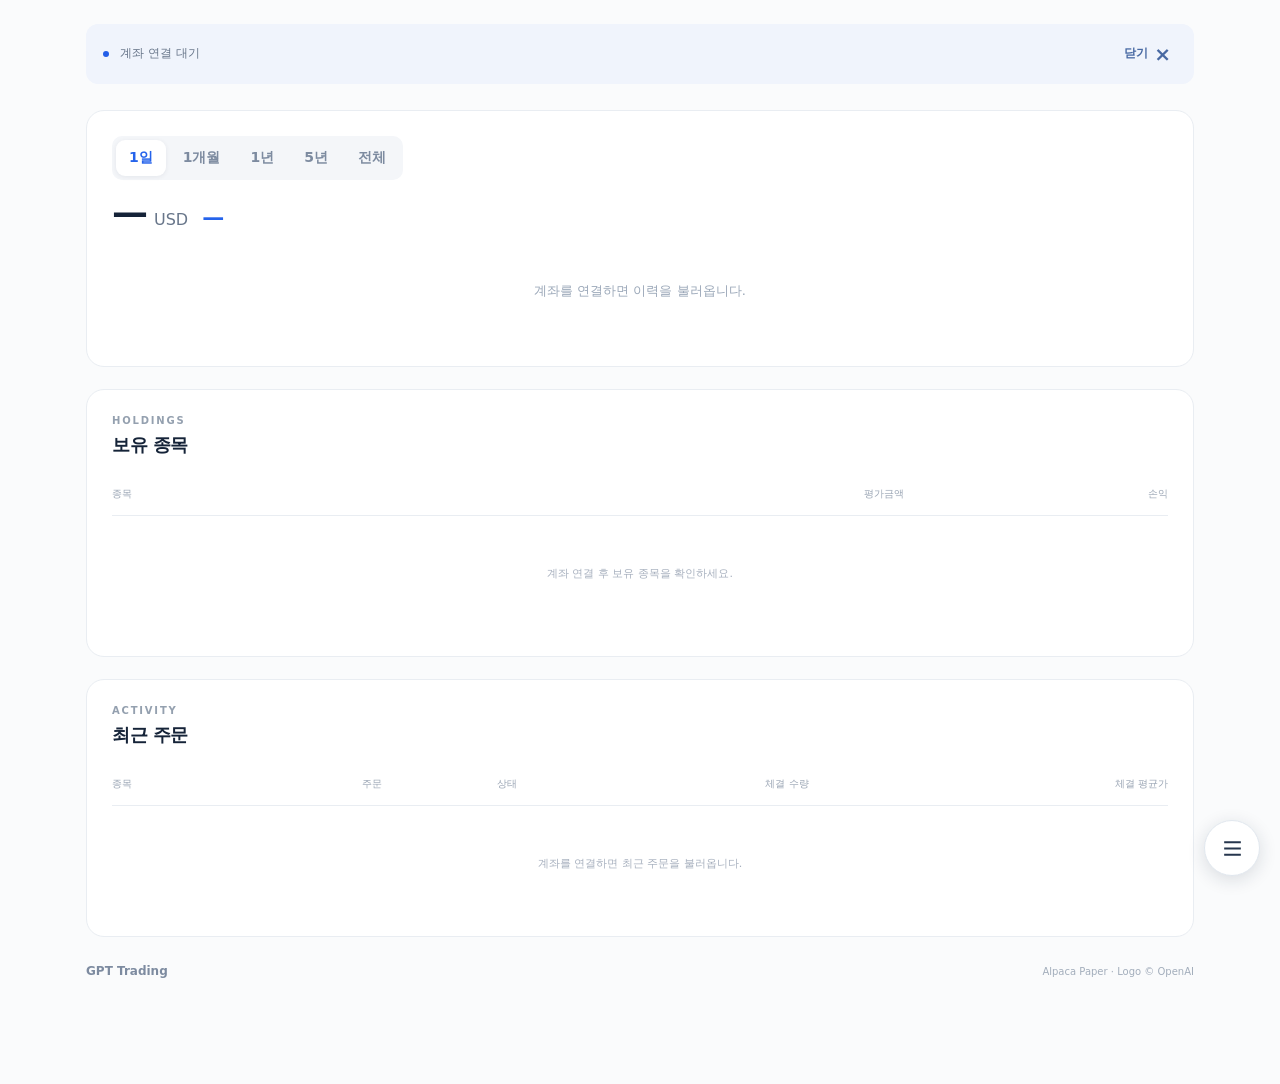
<file: index.html>
<!doctype html><html lang="ko"><head><meta charset="utf-8"><meta name="viewport" content="width=device-width,initial-scale=1"><meta name="referrer" content="no-referrer"><meta name="theme-color" content="#fafbfC"><title>GPT Trading · 모의 운용</title><link rel="manifest" href="./manifest.webmanifest?v=31"><link rel="stylesheet" href="./pulse.css?v=21"><link rel="icon" type="image/svg+xml" href="./gpt-logo.svg"><link rel="apple-touch-icon" href="./gpt-icon.png"></head><body>
<dialog id="site-sidebar" class="site-sidebar" aria-labelledby="sidebar-title"><div class="sidebar-heading"><strong id="sidebar-title">GPT Trading</strong><button type="button" id="menu-close" class="menu-toggle" aria-label="메뉴 닫기"><svg viewBox="0 0 24 24" width="22" height="22" fill="none" stroke="currentColor" stroke-width="1.8" aria-hidden="true"><path d="m6 6 12 12M18 6 6 18"/></svg></button></div><nav class="sidebar-nav" aria-label="페이지 이동"><a href="./" aria-current="page">홈</a><a href="./weights.html">비중</a><a href="./compare.html">비교</a><a href="./schedule.html">일정</a><a href="./settings.html">설정</a></nav></dialog>
<main class="pulse-board">


<div class="status-bar" id="status-notice" hidden><span class="status-light" aria-hidden="true"></span><div id="status" role="status">계좌 연결 대기</div><button type="button" id="status-close" class="notice-close" aria-label="알림 닫기">닫기 <span aria-hidden="true">×</span></button></div>
<section class="card performance-card" aria-label="계좌 흐름 그래프"><div class="history-toolbar"><div class="history-ranges" role="group" aria-label="그래프 기간"><button type="button" id="history-1D" aria-pressed="true">1일</button><button type="button" id="history-1M" aria-pressed="false">1개월</button><button type="button" id="history-1Y" aria-pressed="false">1년</button><button type="button" id="history-5Y" aria-pressed="false">5년</button><button type="button" id="history-ALL" aria-pressed="false">전체</button></div><div class="history-quote"><div class="history-total"><strong id="history-total-value" aria-label="현재 계좌 총금액">—</strong><span class="history-currency">USD</span></div><span id="history-value-change" class="history-value-change" aria-live="polite" aria-label="선택 기간 계좌 가치 변화">—</span></div></div><div id="paper-chart" class="chart empty-chart"><div class="empty-visual" aria-hidden="true"><span></span><span></span><span></span><span></span><span></span></div><strong>아직 운용 기록이 없어요</strong><p>계좌를 연결하면 체결 이후의 가치 변화를 표시합니다.</p></div></section>
<section class="card holdings-card"><div class="card-heading"><div><span class="eyebrow">HOLDINGS</span><h2>보유 종목</h2></div></div><div class="table-scroll"><table><thead><tr><th>종목</th><th>평가금액</th><th>손익</th></tr></thead><tbody id="pulse-positions"><tr><td colspan="3" class="empty-cell">계좌 연결 후 보유 종목을 확인하세요.</td></tr></tbody></table></div></section>
<section class="card activity-card"><div class="card-heading"><div><span class="eyebrow">ACTIVITY</span><h2>최근 주문</h2></div></div><div class="table-scroll"><table><thead><tr><th>종목</th><th>주문</th><th>상태</th><th>체결 수량</th><th>체결 평균가</th></tr></thead><tbody id="pulse-orders"><tr><td colspan="5" class="empty-cell">계좌를 연결하면 최근 주문을 불러옵니다.</td></tr></tbody></table></div></section>

<div hidden aria-hidden="true"><input id="paper-key"><input id="paper-secret" type="password"><input id="remember" type="checkbox"><input id="invest-all" type="checkbox" checked><input id="budget" type="number" value="100000" disabled><button id="connect" type="button"></button><button id="forget" type="button"></button><button id="start" type="button" disabled></button><button id="stop" type="button"></button><p id="account"></p><p id="signal-meta"></p><table><tbody id="holdings"></tbody><tbody id="nav"></tbody></table><pre id="log"></pre></div>
<footer><span>GPT Trading</span><span>Alpaca Paper · Logo © OpenAI</span></footer>
</main><button type="button" id="menu-toggle" class="menu-toggle floating-menu" hidden aria-label="메뉴 열기" aria-controls="site-sidebar" aria-expanded="false"><svg viewBox="0 0 24 24" width="22" height="22" fill="none" stroke="currentColor" stroke-width="1.8" aria-hidden="true"><path d="M4 6h16M4 12h16M4 18h16"/></svg></button><script src="./sidebar.js?v=3"></script><script src="./flow-paper-core.js?v=7"></script><script src="./pulse-view.js?v=15"></script><script src="./flow-history.js?v=7"></script><script src="./status-notice.js?v=3"></script><script src="./flow-paper-visit.js?v=21"></script><script>if("serviceWorker" in navigator)navigator.serviceWorker.register("./sw.js").catch(()=>{});</script></body></html>
</file>
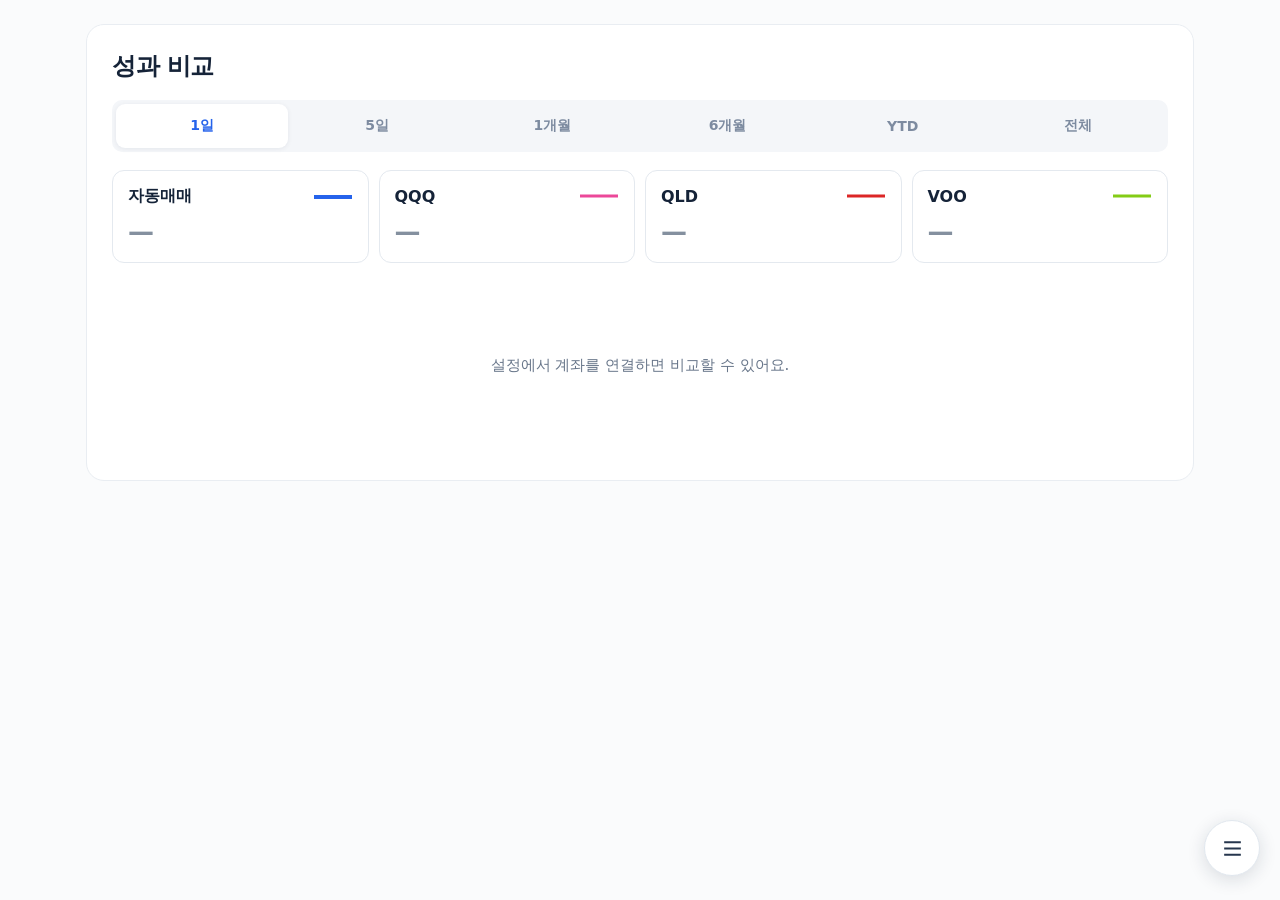
<file: compare.html>
<!doctype html><html lang="ko"><head><meta charset="utf-8"><meta name="viewport" content="width=device-width,initial-scale=1"><meta name="referrer" content="no-referrer"><title>비교 · GPT Trading</title><link rel="stylesheet" href="./pulse.css?v=21"><link rel="icon" href="./gpt-logo.svg" type="image/svg+xml"></head><body class="subpage" data-page="compare"><dialog id="site-sidebar" class="site-sidebar" aria-labelledby="sidebar-title"><div class="sidebar-heading"><strong id="sidebar-title">GPT Trading</strong><button type="button" id="menu-close" class="menu-toggle" aria-label="메뉴 닫기"><svg viewBox="0 0 24 24" width="22" height="22" fill="none" stroke="currentColor" stroke-width="1.8" aria-hidden="true"><path d="m6 6 12 12M18 6 6 18"/></svg></button></div><nav class="sidebar-nav" aria-label="페이지 이동"><a href="./">홈</a><a href="./weights.html">비중</a><a href="./compare.html" aria-current="page">비교</a><a href="./schedule.html">일정</a><a href="./settings.html">설정</a></nav></dialog>
<main class="pulse-board"><section class="card compare-card"><div class="card-heading"><h2>성과 비교</h2></div><div class="history-ranges compare-ranges" role="group" aria-label="비교 기간"><button id="compare-1D" type="button" aria-pressed="true">1일</button><button id="compare-5D" type="button" aria-pressed="false">5일</button><button id="compare-1M" type="button" aria-pressed="false">1개월</button><button id="compare-6M" type="button" aria-pressed="false">6개월</button><button id="compare-YTD" type="button" aria-pressed="false">YTD</button><button id="compare-ALL" type="button" aria-pressed="false">전체</button></div><div id="compare-results" class="compare-series-grid" aria-label="대상별 선택 기간 가치 변화"></div><p id="compare-coverage" class="compare-coverage" aria-live="polite"></p><div id="compare-chart" class="chart"></div><p id="compare-feedback" class="compare-feedback" role="status" hidden></p></section></main><button type="button" id="menu-toggle" class="menu-toggle floating-menu" hidden aria-label="메뉴 열기" aria-controls="site-sidebar" aria-expanded="false"><svg viewBox="0 0 24 24" width="22" height="22" fill="none" stroke="currentColor" stroke-width="1.8" aria-hidden="true"><path d="M4 6h16M4 12h16M4 18h16"/></svg></button><script src="./sidebar.js?v=3"></script><script src="./portfolio-math.js?v=6"></script><script src="./portfolio-pages.js?v=12"></script><script>if("serviceWorker" in navigator)navigator.serviceWorker.register("./sw.js").catch(()=>{});</script></body></html>
</file>
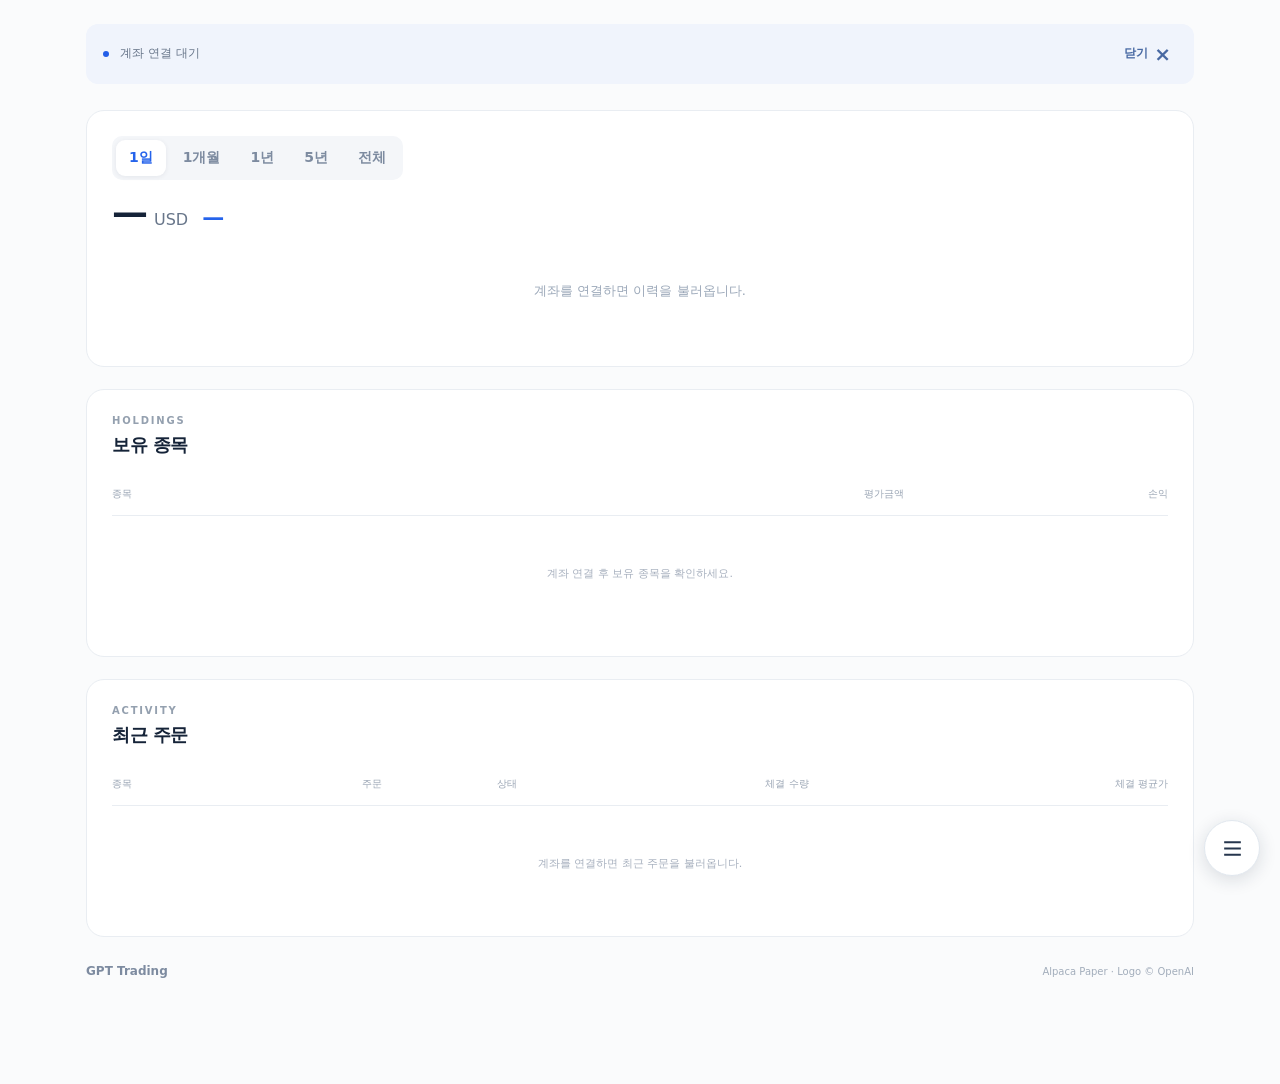
<file: flow-research.html>
<!doctype html><html lang="ko"><head><meta charset="utf-8"><meta name="viewport" content="width=device-width,initial-scale=1"><meta http-equiv="refresh" content="0;url=./"><title>GPT Trading</title><script>location.replace("./");</script></head><body><a href="./">GPT Trading 열기</a></body></html>
</file>
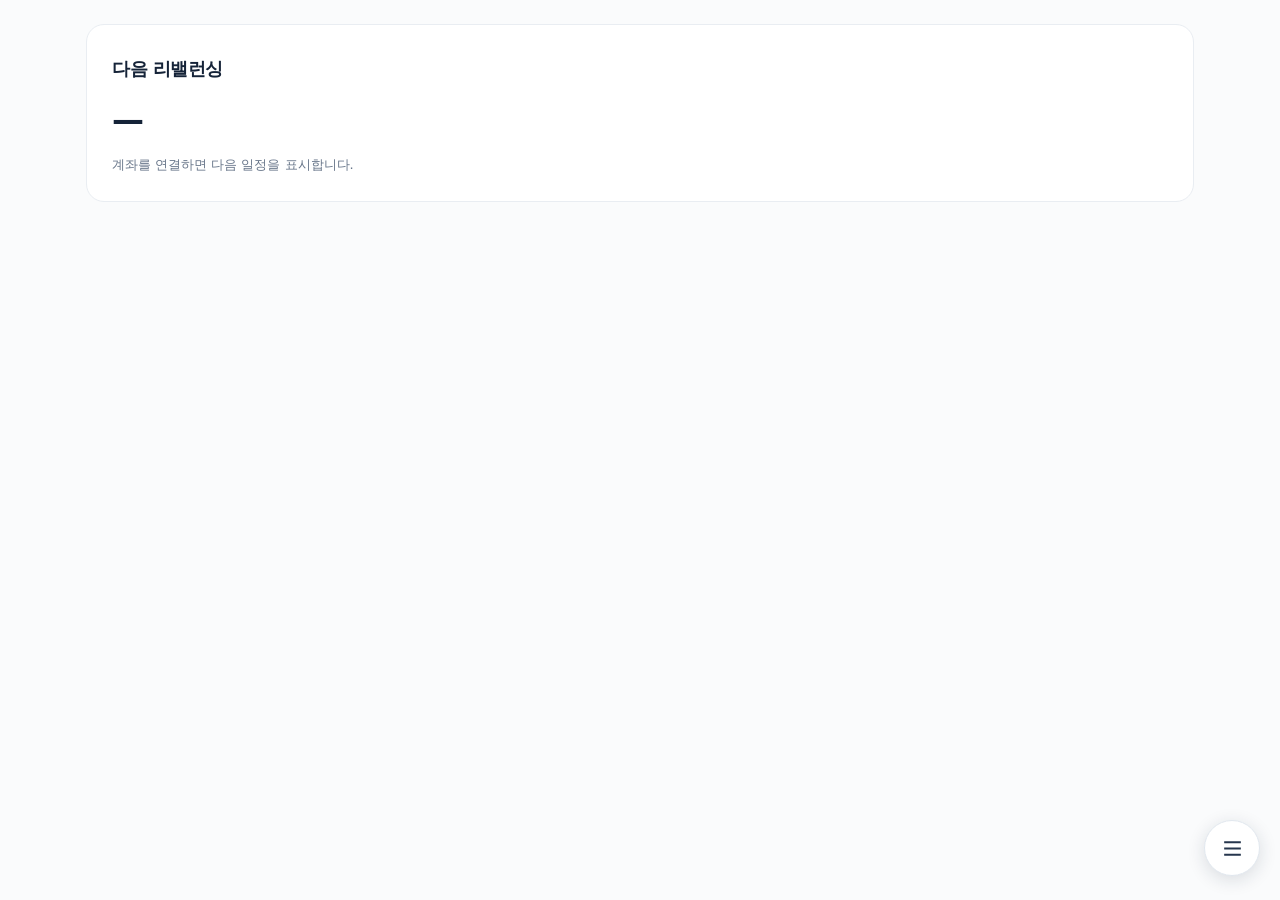
<file: schedule.html>
<!doctype html><html lang="ko"><head><meta charset="utf-8"><meta name="viewport" content="width=device-width,initial-scale=1"><meta name="referrer" content="no-referrer"><title>일정 · GPT Trading</title><link rel="stylesheet" href="./pulse.css?v=21"><link rel="icon" href="./gpt-logo.svg" type="image/svg+xml"></head><body class="subpage" data-page="schedule"><dialog id="site-sidebar" class="site-sidebar" aria-labelledby="sidebar-title"><div class="sidebar-heading"><strong id="sidebar-title">GPT Trading</strong><button type="button" id="menu-close" class="menu-toggle" aria-label="메뉴 닫기"><svg viewBox="0 0 24 24" width="22" height="22" fill="none" stroke="currentColor" stroke-width="1.8" aria-hidden="true"><path d="m6 6 12 12M18 6 6 18"/></svg></button></div><nav class="sidebar-nav" aria-label="페이지 이동"><a href="./">홈</a><a href="./weights.html">비중</a><a href="./compare.html">비교</a><a href="./schedule.html" aria-current="page">일정</a><a href="./settings.html">설정</a></nav></dialog>
<main class="pulse-board"><section class="card"><div class="card-heading"><h2>다음 리밸런싱</h2></div><strong id="rebalance-date" class="schedule-date">—</strong><p id="rebalance-detail" class="muted">계좌를 연결하면 다음 일정을 표시합니다.</p></section></main><button type="button" id="menu-toggle" class="menu-toggle floating-menu" hidden aria-label="메뉴 열기" aria-controls="site-sidebar" aria-expanded="false"><svg viewBox="0 0 24 24" width="22" height="22" fill="none" stroke="currentColor" stroke-width="1.8" aria-hidden="true"><path d="M4 6h16M4 12h16M4 18h16"/></svg></button><script src="./sidebar.js?v=3"></script><script src="./flow-paper-core.js?v=7"></script><script src="./portfolio-math.js?v=6"></script><script src="./portfolio-pages.js?v=12"></script><script>if("serviceWorker" in navigator)navigator.serviceWorker.register("./sw.js").catch(()=>{});</script></body></html>
</file>
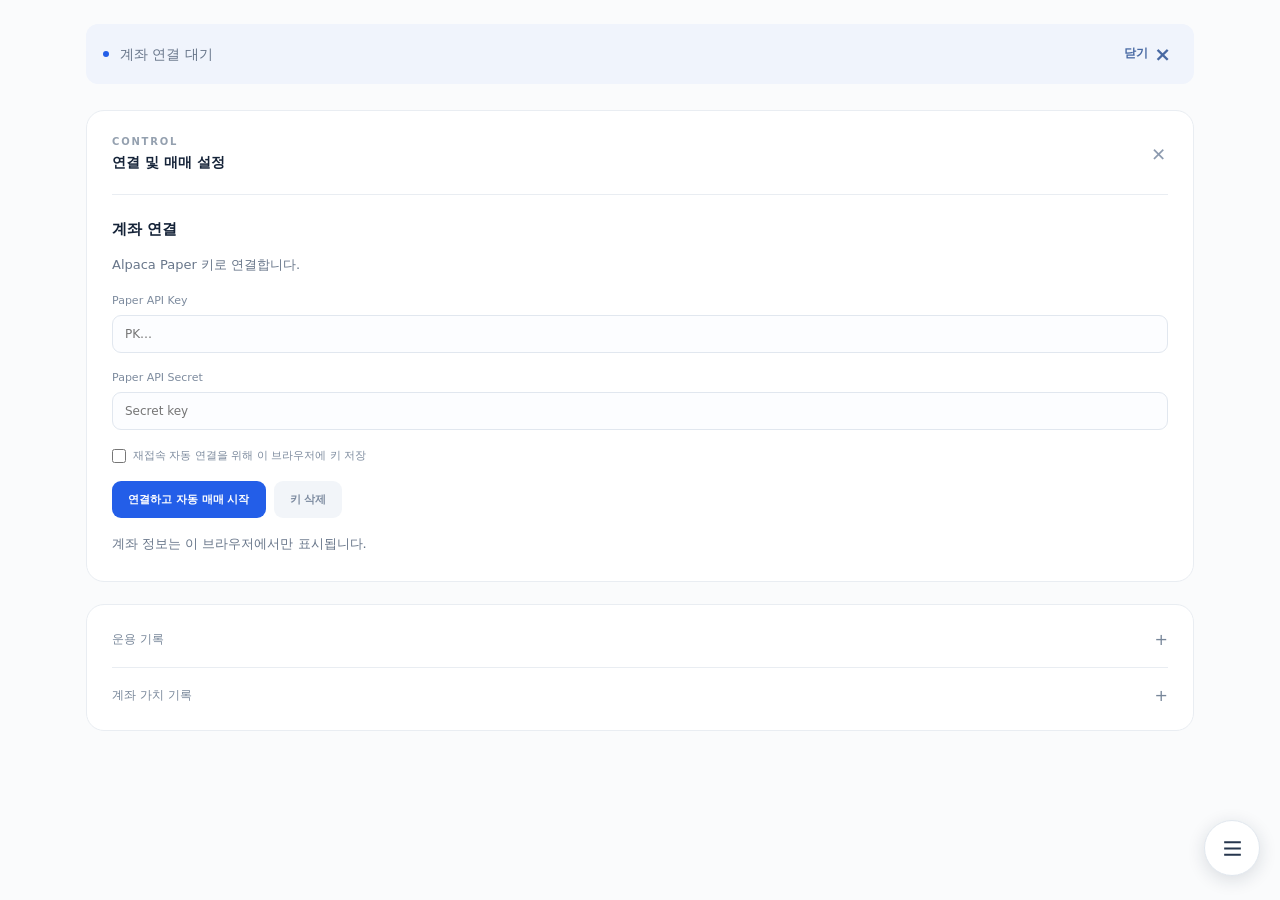
<file: settings.html>
<!doctype html><html lang="ko"><head><meta charset="utf-8"><meta name="viewport" content="width=device-width,initial-scale=1"><meta name="referrer" content="no-referrer"><meta name="theme-color" content="#fafbfC"><title>설정 · GPT Trading</title><link rel="manifest" href="./manifest.webmanifest?v=31"><link rel="stylesheet" href="./pulse.css?v=21"><link rel="icon" type="image/svg+xml" href="./gpt-logo.svg"><link rel="apple-touch-icon" href="./gpt-icon.png"></head><body class="subpage" data-page="settings">
<dialog id="site-sidebar" class="site-sidebar" aria-labelledby="sidebar-title"><div class="sidebar-heading"><strong id="sidebar-title">GPT Trading</strong><button type="button" id="menu-close" class="menu-toggle" aria-label="메뉴 닫기"><svg viewBox="0 0 24 24" width="22" height="22" fill="none" stroke="currentColor" stroke-width="1.8" aria-hidden="true"><path d="m6 6 12 12M18 6 6 18"/></svg></button></div><nav class="sidebar-nav" aria-label="페이지 이동"><a href="./">홈</a><a href="./weights.html">비중</a><a href="./compare.html">비교</a><a href="./schedule.html">일정</a><a href="./settings.html" aria-current="page">설정</a></nav></dialog>
<main class="pulse-board">


<div class="status-bar" id="status-notice" hidden><span class="status-light" aria-hidden="true"></span><div id="status" role="status">계좌 연결 대기</div><button type="button" id="status-close" class="notice-close" aria-label="알림 닫기">닫기 <span aria-hidden="true">×</span></button></div>
<section class="card connection-card" id="connection"><details id="connection-details" open><summary class="settings-summary"><span><span class="eyebrow">CONTROL</span><strong>연결 및 매매 설정</strong></span><span class="summary-plus" aria-hidden="true">+</span></summary><div class="settings-content"><div><div><h3>계좌 연결</h3><p class="muted">Alpaca Paper 키로 연결합니다.</p><label for="paper-key">Paper API Key</label><input id="paper-key" autocomplete="off" placeholder="PK…"><label for="paper-secret">Paper API Secret</label><input id="paper-secret" type="password" autocomplete="off" placeholder="Secret key"><label class="remember"><input id="remember" type="checkbox">재접속 자동 연결을 위해 이 브라우저에 키 저장</label><div class="buttons"><button id="connect">연결하고 자동 매매 시작</button><button id="forget" class="secondary">키 삭제</button></div><p id="account" class="muted">계좌 정보는 이 브라우저에서만 표시됩니다.</p></div><div hidden aria-hidden="true"><input id="invest-all" type="checkbox" checked><input id="budget" type="number" value="100000" disabled><button id="start" type="button" disabled></button><button id="stop" type="button"></button></div></div></div></details></section><section class="card"><details><summary class="compact-summary">운용 기록 <span aria-hidden="true">+</span></summary><pre id="log">아직 주문이 없습니다.</pre></details><details><summary class="compact-summary">계좌 가치 기록 <span aria-hidden="true">+</span></summary><div class="table-scroll"><table><thead><tr><th>기록 시각</th><th>계좌 가치</th><th>현금</th></tr></thead><tbody id="nav"></tbody></table></div></details></section><div hidden aria-hidden="true"><p id="signal-meta"></p><table><tbody id="holdings"></tbody></table></div>
</main><button type="button" id="menu-toggle" class="menu-toggle floating-menu" hidden aria-label="메뉴 열기" aria-controls="site-sidebar" aria-expanded="false"><svg viewBox="0 0 24 24" width="22" height="22" fill="none" stroke="currentColor" stroke-width="1.8" aria-hidden="true"><path d="M4 6h16M4 12h16M4 18h16"/></svg></button><script src="./sidebar.js?v=3"></script><script src="./flow-paper-core.js?v=7"></script><script src="./status-notice.js?v=3"></script><script src="./flow-paper-visit.js?v=21"></script><script>if("serviceWorker" in navigator)navigator.serviceWorker.register("./sw.js").catch(()=>{});</script></body></html>
</file>
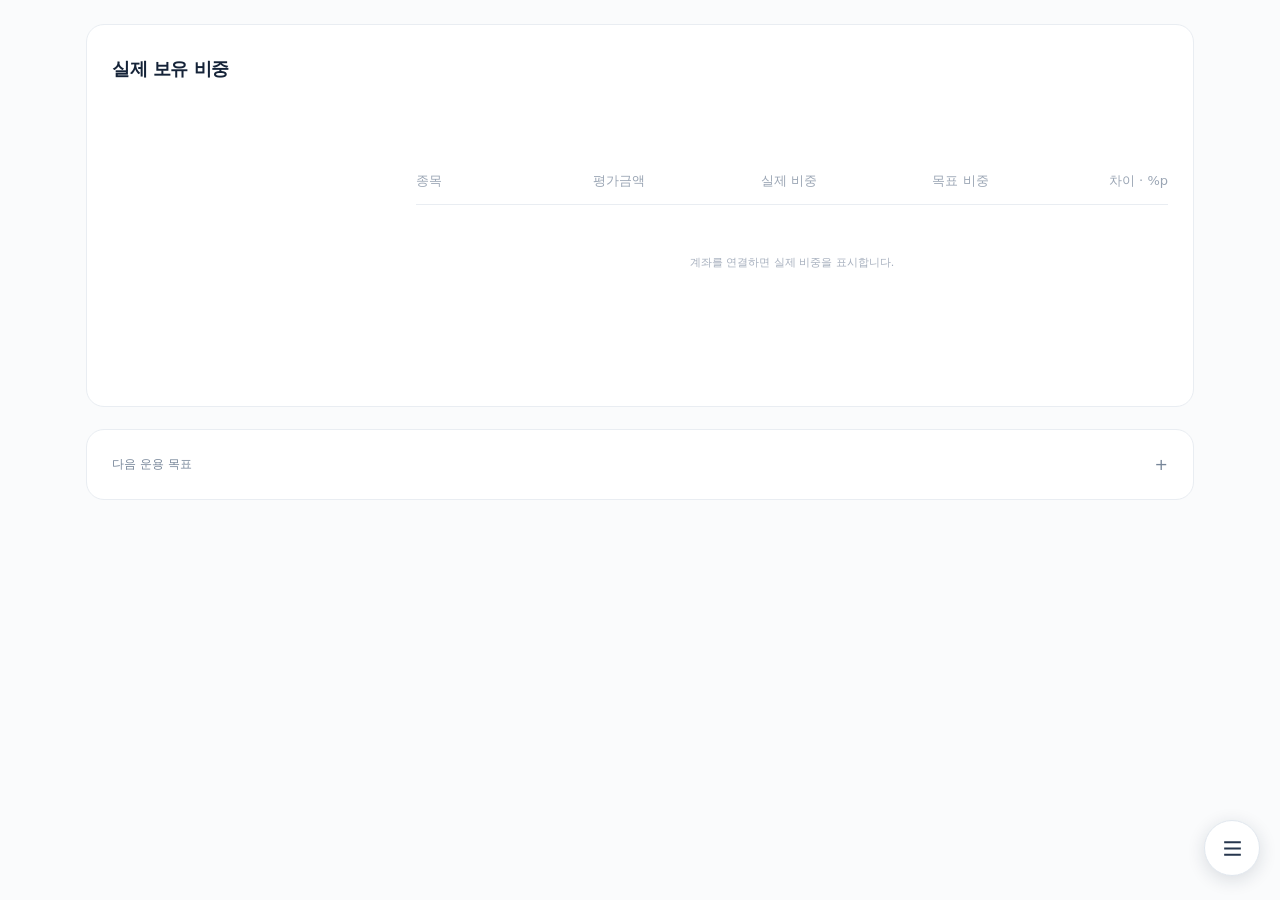
<file: weights.html>
<!doctype html><html lang="ko"><head><meta charset="utf-8"><meta name="viewport" content="width=device-width,initial-scale=1"><meta name="referrer" content="no-referrer"><title>비중 · GPT Trading</title><link rel="stylesheet" href="./pulse.css?v=21"><link rel="icon" href="./gpt-logo.svg" type="image/svg+xml"></head><body class="subpage" data-page="weights"><dialog id="site-sidebar" class="site-sidebar" aria-labelledby="sidebar-title"><div class="sidebar-heading"><strong id="sidebar-title">GPT Trading</strong><button type="button" id="menu-close" class="menu-toggle" aria-label="메뉴 닫기"><svg viewBox="0 0 24 24" width="22" height="22" fill="none" stroke="currentColor" stroke-width="1.8" aria-hidden="true"><path d="m6 6 12 12M18 6 6 18"/></svg></button></div><nav class="sidebar-nav" aria-label="페이지 이동"><a href="./">홈</a><a href="./weights.html" aria-current="page">비중</a><a href="./compare.html">비교</a><a href="./schedule.html">일정</a><a href="./settings.html">설정</a></nav></dialog>
<main class="pulse-board"><section class="card"><div class="card-heading"><h2>실제 보유 비중</h2></div><div class="weight-layout"><svg id="weight-ring" viewBox="0 0 280 280" role="img" aria-label="실제 주식 및 현금 비중"></svg><div class="table-scroll"><table class="page-table"><thead><tr><th>종목</th><th>평가금액</th><th>실제 비중</th><th>목표 비중</th><th>차이 · %p</th></tr></thead><tbody id="weight-rows"><tr><td colspan="5" class="empty-cell">계좌를 연결하면 실제 비중을 표시합니다.</td></tr></tbody></table></div></div></section><section class="card"><details><summary class="compact-summary">다음 운용 목표 <span aria-hidden="true">+</span></summary><p id="signal-meta" class="muted">신호를 불러오는 중…</p><table><thead><tr><th>종목</th><th>순위</th><th>비중</th></tr></thead><tbody id="holdings"></tbody></table><p class="muted">21거래일 거래대금 산술평균 · 최신 Top5 · 각각 20% · 편출 완충 없음 · QQQ식 분기 리밸런싱.</p></details></section></main><button type="button" id="menu-toggle" class="menu-toggle floating-menu" hidden aria-label="메뉴 열기" aria-controls="site-sidebar" aria-expanded="false"><svg viewBox="0 0 24 24" width="22" height="22" fill="none" stroke="currentColor" stroke-width="1.8" aria-hidden="true"><path d="M4 6h16M4 12h16M4 18h16"/></svg></button><script src="./sidebar.js?v=3"></script><script src="./flow-paper-core.js?v=7"></script><script src="./portfolio-math.js?v=6"></script><script src="./portfolio-pages.js?v=12"></script><script>if("serviceWorker" in navigator)navigator.serviceWorker.register("./sw.js").catch(()=>{});</script></body></html>
</file>
<file: pulse.css>
:root{color-scheme:light;--ink:#152338;--muted:#84909f;--line:#e9edf2;--blue:#235ee8;--green:#16845b;font-family:Inter,Pretendard,"Apple SD Gothic Neo",system-ui,sans-serif;background:#fafbfc;color:var(--ink)}*{box-sizing:border-box}body{margin:0}a{color:inherit;text-decoration:none}button,input{font:inherit}button,a,summary{-webkit-tap-highlight-color:transparent}button:focus-visible,a:focus-visible,summary:focus-visible,input:focus-visible{outline:3px solid #9abafd;outline-offset:4px}.pulse-board{max-width:1180px;margin:auto;padding:24px 36px 30px}.topbar{display:flex;align-items:center;justify-content:space-between;padding:0 0 22px;border-bottom:1px solid var(--line);font-size:13px;font-weight:600}.topbar>div{display:flex;align-items:center;gap:17px;color:#8290a1}.topbar [aria-current]{color:var(--ink)}.home-link{display:flex;align-items:center;gap:9px}.brand-mark{font-size:25px;letter-spacing:-3px;line-height:1;color:var(--blue)}.nav-divider{color:#d1d8e1}.page-heading{display:flex;align-items:center;justify-content:space-between;margin:36px 0 26px}.eyebrow{display:block;font-size:10px;letter-spacing:1.8px;font-weight:700;color:#94a0af}h1{font-size:52px;letter-spacing:-2.5px;margin:7px 0 4px;font-weight:650}.title-dot{color:var(--blue)}.page-heading p{margin:0;font-size:13px;color:#8a95a5}.paper-badge,.quiet-tag{display:inline-flex;align-items:center;gap:7px;background:#f4f6f9;color:#7b899a;font-size:11px;border-radius:20px;padding:7px 11px;white-space:nowrap}.paper-badge{border:1px solid #e9edf2;background:white}.paper-badge i,.status-light{width:6px;height:6px;display:inline-block;border-radius:50%;background:var(--blue)}.status-bar{display:flex;align-items:center;gap:11px;font-size:12px;color:#68768a;margin:0 0 26px;padding:14px 17px;background:#f0f4fc;border-radius:12px;line-height:1.6}.status-light{flex:none}#status{flex:1;overflow-wrap:anywhere}.status-bar a{color:#4869a3;white-space:nowrap;font-size:11px}.metric-grid{display:grid;grid-template-columns:repeat(4,minmax(0,1fr));background:white;border:1px solid var(--line);border-radius:18px;padding:22px 0;margin-bottom:22px}.metric{padding:0 24px;border-right:1px solid var(--line);min-width:0}.metric:last-child{border:0}.metric>span{display:block;font-size:11px;color:#8a95a3;margin-bottom:12px}.metric strong{font-size:27px;letter-spacing:-1px;font-weight:650;display:block;white-space:nowrap;font-variant-numeric:tabular-nums}.metric small{font-size:10px;display:block;color:#9aa4b1;margin-top:9px;line-height:1.5}.metric .mode-value{font-size:20px;line-height:32px}.dashboard-grid{display:grid;grid-template-columns:1.35fr 1fr;gap:22px}.card{border:1px solid var(--line);background:white;border-radius:18px;padding:25px;margin-bottom:22px;min-width:0}.card-heading{display:flex;align-items:center;justify-content:space-between;gap:12px;margin-bottom:20px}h2{font-size:18px;letter-spacing:-.5px;font-weight:650;margin:7px 0 0}h3{font-size:15px;margin:0 0 8px}.chart{min-height:260px;display:flex;align-items:center;justify-content:center;flex-direction:column;position:relative}.chart svg{display:block;max-width:100%;height:auto}.empty-chart strong{font-size:13px;color:#9aa7b8;font-weight:500}.empty-chart p{font-size:11px;color:#adb7c3;margin:8px 0}.empty-visual{height:48px;display:flex;gap:7px;align-items:flex-end;margin-bottom:22px}.empty-visual span{width:6px;border-radius:3px;background:#e7edf8;height:15px}.empty-visual span:nth-child(2){height:26px}.empty-visual span:nth-child(3){height:22px}.empty-visual span:nth-child(4){height:37px}.empty-visual span:nth-child(5){height:45px}.muted{font-size:11px;color:#95a0af;line-height:1.8;margin:14px 0 0}.table-scroll{overflow-x:auto}table{width:100%;border-collapse:collapse;font-size:12px;font-variant-numeric:tabular-nums}th{text-align:right;color:#9aa5b4;font-size:10px;font-weight:500;padding:10px 0 14px;border-bottom:1px solid var(--line)}td{text-align:right;padding:15px 0;border-bottom:1px solid #f1f3f6;color:#5c6b80;white-space:nowrap}th:first-child,td:first-child{text-align:left}td:first-child{font-weight:600;color:#26364d}tr:last-child td{border-bottom:0}.empty-cell{text-align:center!important;color:#a7b0be!important;font-weight:400!important;font-size:11px!important;padding:50px 8px!important}.activity-card{padding-bottom:15px}.positive{color:var(--green)!important}.negative{color:#d34d58!important}.stock-symbol{display:flex;align-items:center;gap:9px}.stock-avatar{width:27px;height:27px;border-radius:8px;background:#f0f4fb;color:#5270ac;font-size:9px;display:inline-flex;align-items:center;justify-content:center}.order-badge{font-size:10px;background:#f4f6f9;padding:5px 8px;border-radius:6px}.connection-card{scroll-margin-top:20px}.settings-summary{display:flex;align-items:center;justify-content:space-between;cursor:pointer;list-style:none}.settings-summary strong{display:block;font-size:14px;font-weight:600;margin-top:7px}.summary-plus{color:#8c9aaf;font-size:21px;font-weight:300}.settings-summary::-webkit-details-marker,.compact-summary::-webkit-details-marker{display:none}details[open]>.settings-summary .summary-plus{transform:rotate(45deg)}.settings-content{padding-top:25px;margin-top:22px;border-top:1px solid var(--line)}.setup-grid{display:grid;grid-template-columns:1fr 1fr;gap:52px}.run-settings{padding-left:30px;border-left:1px solid var(--line)}label{display:block;font-size:11px;color:#7d8b9e;margin:18px 0 8px}input{width:100%;display:block;background:#fcfdff;border:1px solid #e1e7ef;border-radius:9px;padding:11px 12px;font-size:12px;color:var(--ink)}.remember{display:flex;align-items:center;gap:7px}.remember input{width:14px;height:14px;margin:0;accent-color:var(--blue)}.buttons{display:flex;gap:8px;flex-wrap:wrap;margin-top:18px}button{border:0;border-radius:9px;padding:11px 16px;font-size:11px;font-weight:600;background:var(--blue);color:white;cursor:pointer}button.secondary{background:#f2f5f9;color:#7d8ba0}button:disabled{opacity:.4;cursor:not-allowed}.help-details{margin-top:18px}.help-details summary{font-size:11px;color:#8492a6;cursor:pointer}.detail-grid{display:grid;grid-template-columns:1fr 1fr;gap:22px}.detail-grid .card{padding:20px 25px}.compact-summary{cursor:pointer;display:flex;align-items:center;justify-content:space-between;font-size:12px;color:#778699;list-style:none}.compact-summary span{font-size:16px;font-weight:300}details+details{padding-top:18px;margin-top:18px;border-top:1px solid var(--line)}pre{white-space:pre-wrap;overflow-wrap:anywhere;max-height:250px;overflow:auto;font-size:10px;color:#8090a6;line-height:1.8;margin:18px 0 0}footer{display:flex;gap:18px;justify-content:space-between;align-items:center;font-size:10px;color:#a2adbb;padding:5px 0 10px}footer>span:first-child{color:#7d8ba0;font-size:12px;font-weight:650}footer a{color:#8093ad}@media(max-width:800px){.pulse-board{padding:20px}.metric{padding:0 15px}.metric strong{font-size:23px}.dashboard-grid{grid-template-columns:1fr}.chart{min-height:220px}.setup-grid{gap:24px}.run-settings{padding-left:20px}.quiet-tag{font-size:10px}.card{padding:21px}.page-heading{margin-top:28px}}@media(max-width:520px){.pulse-board{padding:18px 16px}.topbar{padding-bottom:18px}.page-heading{margin:27px 0 22px}h1{font-size:46px}.metric-grid{grid-template-columns:1fr 1fr;padding:0;overflow:hidden;gap:0}.metric{padding:19px 17px;border-bottom:1px solid var(--line)}.metric:nth-child(2){border-right:0}.metric:nth-child(n+3){border-bottom:0}.metric strong{font-size:25px}.metric small{font-size:9px}.metric .mode-value{font-size:19px}.dashboard-grid,.detail-grid,.setup-grid{grid-template-columns:1fr;gap:0}.run-settings{border-left:0;border-top:1px solid var(--line);padding:24px 0 0;margin-top:26px}.status-bar{gap:8px;padding:12px;font-size:11px;align-items:flex-start}.status-light{margin-top:6px}.status-bar a{font-size:10px}.card-heading{gap:8px}.chart{min-height:190px}.empty-chart p{font-size:10px;text-align:center}footer{flex-wrap:wrap;gap:10px;font-size:9px}footer a{margin-left:auto}.activity-card th,.activity-card td{padding-left:9px;padding-right:9px}.activity-card th:first-child,.activity-card td:first-child{padding-left:0}}

.brand-logo{width:38px;height:38px;display:block;flex-shrink:0}.home-link{gap:5px}

.topbar{margin-bottom:26px}

.history-toolbar{display:flex;flex-wrap:wrap;align-items:center;justify-content:space-between;gap:12px;margin-bottom:14px}.history-ranges{display:flex;gap:4px;padding:4px;border-radius:10px;background:#f4f6f9}.history-ranges button{padding:8px 11px;background:transparent;color:#7d8ba0;font-size:11px}.history-ranges button[aria-pressed="true"]{background:#fff;color:#2563eb;box-shadow:0 1px 5px #15233812}#history-change{font-size:11px;color:#5270ac;font-variant-numeric:tabular-nums}@media(max-width:520px){.history-toolbar{gap:9px}.history-ranges{width:100%;justify-content:space-between}.history-ranges button{flex:1;padding:9px 7px}}

.operation-grid{display:grid;grid-template-columns:repeat(auto-fit,minmax(240px,1fr));gap:18px;margin-bottom:14px}.operation-grid>div{background:white;border:1px solid var(--line);border-radius:14px;padding:18px 20px;min-width:0}.operation-grid span{display:block;color:#68768a;font-size:14px}.operation-grid strong{display:block;font-size:18px;margin-top:9px;line-height:1.5;overflow-wrap:anywhere}.operation-grid small{display:block;font-size:13px;color:#68768a;line-height:1.7;margin-top:5px}.refresh-line{display:flex;align-items:center;justify-content:space-between;gap:12px;margin-bottom:18px;color:#68768a;font-size:13px}.refresh-line button{font-size:14px;padding:8px 12px}@media(max-width:700px){.operation-grid{grid-template-columns:1fr;gap:10px}.operation-grid>div{padding:15px 18px}.operation-grid strong{font-size:18px}.refresh-line{align-items:flex-start;line-height:1.6}}

.operation-grid>[hidden]{display:none}

.page-nav{display:flex;gap:8px!important}.page-nav a{padding:9px 12px;border-radius:8px;font-size:14px;white-space:nowrap}.page-nav a[aria-current="page"]{background:#edf3ff;color:#2563eb}.subpage h1{font-size:28px;letter-spacing:-.8px;margin:25px 0 20px}.subpage .status-bar{flex-wrap:wrap;font-size:14px}.subpage .status-bar #page-status{flex:1;min-width:180px}.subpage #page-checked{font-size:12px;color:#68768a}.page-metrics{display:grid;grid-template-columns:repeat(3,minmax(0,1fr));background:white;border:1px solid var(--line);border-radius:18px;padding:22px 0;margin-bottom:22px}.page-metrics .metric>span{font-size:14px}.weight-layout{display:grid;grid-template-columns:280px minmax(0,1fr);gap:24px;align-items:center}#weight-ring{width:100%;max-width:280px;margin:auto;display:block}.legend-dot{display:inline-block;width:9px;height:9px;border-radius:50%;margin-right:8px}.page-table{font-size:14px}.page-table th{font-size:13px;padding-left:10px}.page-table td{padding-left:10px}.page-table td:first-child,.page-table th:first-child{padding-left:0}.subpage .muted{font-size:13px;color:#68768a}.compare-legend{display:flex;flex-wrap:wrap;gap:12px 20px;margin:17px 0;font-size:14px;color:#526174}.page-connect-form{max-width:500px}.page-connect-form label,.page-connect-form input,.page-connect-form button,.settings-link{font-size:14px}.settings-link{padding:11px 0;color:#2563eb}.subpage .chart{min-height:260px}.subpage .history-toolbar .muted{margin:0}.subpage .history-ranges button{font-size:14px}@media(max-width:800px){.weight-layout{grid-template-columns:1fr;gap:14px}.page-metrics .metric strong{font-size:22px}}@media(max-width:520px){.topbar{flex-wrap:wrap;gap:12px}.page-nav{width:100%;justify-content:flex-end}.page-metrics{grid-template-columns:1fr;padding:0}.page-metrics .metric{border-right:0;border-bottom:1px solid var(--line);padding:17px}.page-metrics .metric:last-child{border-bottom:0}.subpage .card-heading{flex-wrap:wrap}.subpage .chart{min-height:190px}.page-nav a{padding:9px 14px}.page-metrics .metric strong{font-size:25px}}

.topbar .brand-group{display:flex;align-items:center;gap:12px;color:var(--ink)}.menu-toggle{display:inline-flex;align-items:center;justify-content:center;background:transparent;color:#526174;border-radius:9px;padding:9px;min-width:40px;min-height:40px;flex-shrink:0}.menu-toggle:hover{background:#eef2f6}.site-sidebar{position:fixed;inset:0 auto 0 0;margin:0;width:min(280px,85vw);max-width:none;height:100dvh;max-height:none;padding:22px 16px;border:0;background:#fff;color:var(--ink);box-shadow:10px 0 40px #15233820;overflow-y:auto;overscroll-behavior:contain}.site-sidebar::backdrop{background:rgba(15,23,42,.32)}.site-sidebar[open]{animation:sidebar-enter .18s ease-out}.sidebar-heading{display:flex;align-items:center;justify-content:space-between;gap:15px;padding:0 8px 22px;border-bottom:1px solid var(--line)}.sidebar-heading strong{font-size:18px;font-weight:650}.sidebar-nav{display:flex;flex-direction:column;gap:7px;margin-top:22px}.sidebar-nav a{display:block;padding:14px 16px;border-radius:11px;color:#526174;font-size:16px;font-weight:500}.sidebar-nav a:hover{background:#f3f5f8}.sidebar-nav a[aria-current="page"]{background:#edf3ff;color:#2563eb;font-weight:650}@keyframes sidebar-enter{from{transform:translateX(-100%)}to{transform:translateX(0)}}@media(prefers-reduced-motion:reduce){.site-sidebar[open]{animation:none}}

.schedule-date{display:block;font-size:32px;font-weight:650;letter-spacing:-1px;font-variant-numeric:tabular-nums}

.status-bar[hidden]{display:none}.status-bar{touch-action:pan-y;transition:transform .18s ease,opacity .18s ease}.status-bar.is-dragging{transition:none;user-select:none}.notice-close{flex:none;display:inline-flex;align-items:center;gap:6px;background:transparent;color:#4869a3;padding:4px 6px;font-size:12px;white-space:nowrap;min-height:32px}.notice-close:hover{background:#e3ebfa}.notice-close span{font-size:20px;line-height:1}@media(prefers-reduced-motion:reduce){.status-bar{transition:none}}

.history-value-change{font-size:18px;font-weight:650;font-variant-numeric:tabular-nums;white-space:nowrap;letter-spacing:-.3px;color:#68768a}@media(max-width:520px){.history-value-change{width:100%;margin-top:2px}}

.history-value-change{font-size:22px;font-weight:700;color:#2563eb}.performance-card .history-ranges button{font-size:14px;padding:9px 13px}.performance-card .chart{width:100%}@media(max-width:520px){.performance-card .history-ranges button{padding:10px 7px}.history-value-change{font-size:23px;margin:5px 0 7px}}

.performance-card .chart{min-height:0;justify-content:flex-start}.performance-card .history-toolbar{margin-bottom:8px}.performance-card .history-value-change{margin-bottom:0}.performance-card .chart:has(>strong){min-height:100px;justify-content:center}@media(max-width:520px){.performance-card{padding-bottom:16px}.performance-card .history-toolbar{gap:8px;margin-bottom:6px}.performance-card .history-value-change{margin:2px 0 0}}

.positive{color:#dc2626!important}.negative{color:#2563eb!important}.compare-swatch{display:inline-block;vertical-align:middle;margin-right:7px;flex:none}

.performance-card .history-quote{width:100%;display:flex;flex-wrap:wrap;align-items:baseline;gap:6px 14px}.history-total{display:flex;align-items:baseline;gap:7px;font-variant-numeric:tabular-nums}.history-total strong{font-size:36px;font-weight:650;letter-spacing:-1px;color:var(--ink,#152338)}.history-currency{font-size:16px;color:#68768a}.performance-card .history-quote .history-value-change{width:auto;margin:0;font-size:22px}@media(max-width:520px){.history-total strong{font-size:32px}.history-currency{font-size:14px}.performance-card .history-quote .history-value-change{font-size:20px}}

.stock-avatar{width:32px;height:32px;flex:none;overflow:hidden;position:relative;border-radius:9px}.stock-avatar.has-logo{background:#fff;box-shadow:inset 0 0 0 1px #e9edf2}.stock-logo{display:block;width:100%;height:100%;object-fit:contain;padding:4px}.stock-logo[hidden],.stock-logo-fallback[hidden]{display:none}

.topbar{flex-wrap:nowrap;gap:12px;padding-bottom:18px}.topbar .brand-group{gap:8px;min-width:0}.topbar .home-link{font-size:24px;font-weight:750;letter-spacing:-.7px;line-height:1.2;white-space:nowrap;color:var(--ink)}.topbar .menu-toggle{width:44px;height:44px;padding:10px}@media(max-width:360px){.topbar .home-link{font-size:21px}.topbar .brand-group{gap:4px}.topbar{gap:8px}}

.floating-menu{position:fixed;right:20px;bottom:calc(24px + env(safe-area-inset-bottom,0px));z-index:50;width:56px;height:56px;min-width:56px;min-height:56px;padding:0;border-radius:50%;border:1px solid #e1e7ee;background:#fff;color:#26364d;box-shadow:0 4px 18px #15233824;touch-action:none;user-select:none;-webkit-user-select:none;cursor:grab}.floating-menu:hover{background:#f4f6f9}.floating-menu.is-dragging{cursor:grabbing;box-shadow:0 7px 24px #15233832}.floating-menu svg{width:25px;height:25px;pointer-events:none}.pulse-board{padding-bottom:96px}

.floating-menu[hidden]{display:none}

.compare-card .card-heading{margin-bottom:18px}.compare-card h2{font-size:24px;margin:0}.compare-ranges{display:grid;grid-template-columns:repeat(6,minmax(0,1fr));width:100%;gap:3px;margin-bottom:18px}.compare-ranges button{min-height:44px;padding:9px 3px;font-size:14px}.compare-series-grid{display:grid;grid-template-columns:repeat(4,minmax(0,1fr));gap:10px}.compare-series{display:grid;grid-template-columns:1fr auto;gap:10px 4px;align-items:center;text-align:left;padding:15px;border:1px solid #e4e9ef;border-radius:12px;background:#fff;color:#152338;min-width:0}.compare-series:hover{background:#f8fafc}.compare-series.is-focused{border-color:#526174;box-shadow:0 0 0 1px #526174}.compare-series-name{font-size:16px;font-weight:700}.compare-series strong{grid-column:1/-1;font-size:26px;font-weight:750;font-variant-numeric:tabular-nums;letter-spacing:-.5px}.compare-coverage{font-size:13px;color:#68768a;line-height:1.5;margin:12px 0 4px}.compare-coverage:empty{display:none}.compare-card .chart{min-height:0;justify-content:flex-start;margin-top:12px;overflow:hidden}.compare-card .chart:has(.compare-empty){min-height:180px;justify-content:center}.compare-empty{font-size:15px;color:#68768a;font-weight:500;text-align:center;line-height:1.6}.compare-feedback{font-size:13px;color:#526174;line-height:1.6;margin:12px 0 0}.compare-feedback[hidden]{display:none}@media(max-width:600px){.compare-series-grid{grid-template-columns:repeat(2,minmax(0,1fr));gap:9px}.compare-series{padding:12px}.compare-series strong{font-size:24px}.compare-series-name{font-size:15px}.compare-card h2{font-size:22px}}
</file>
